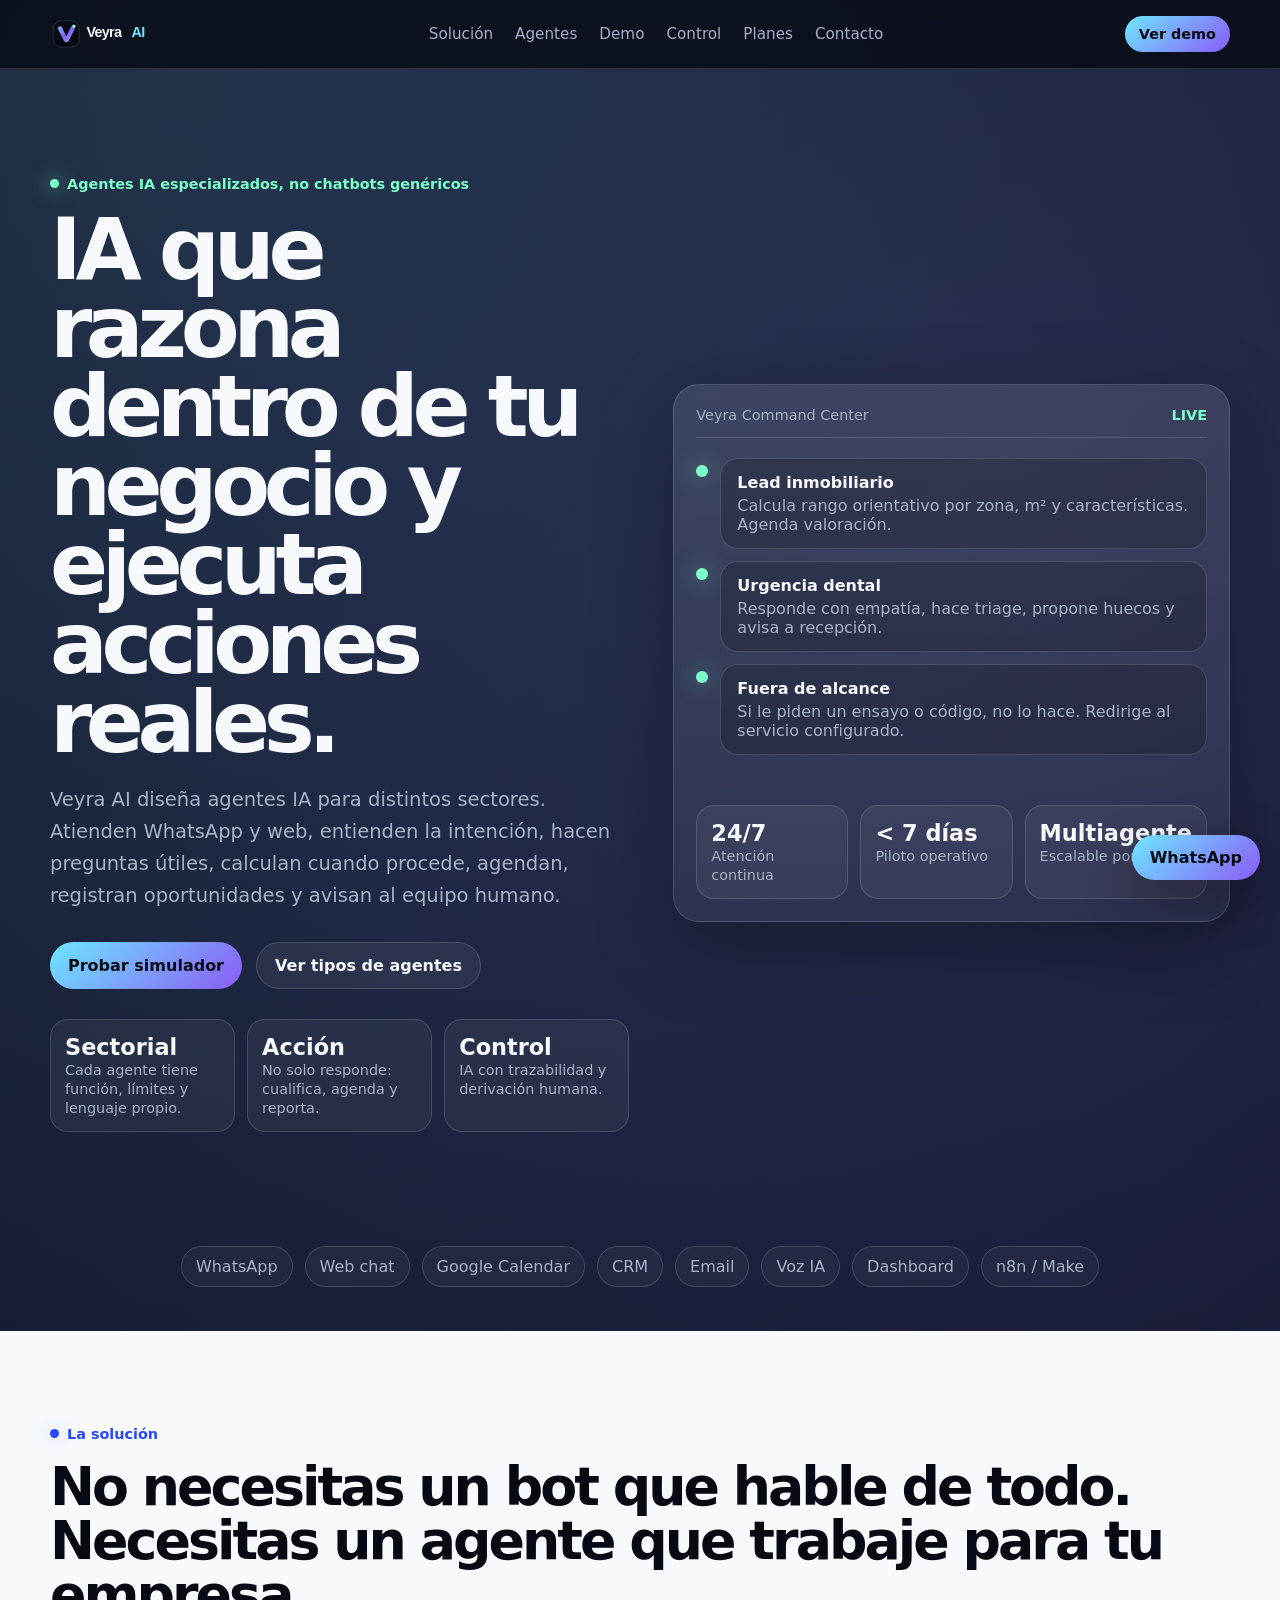
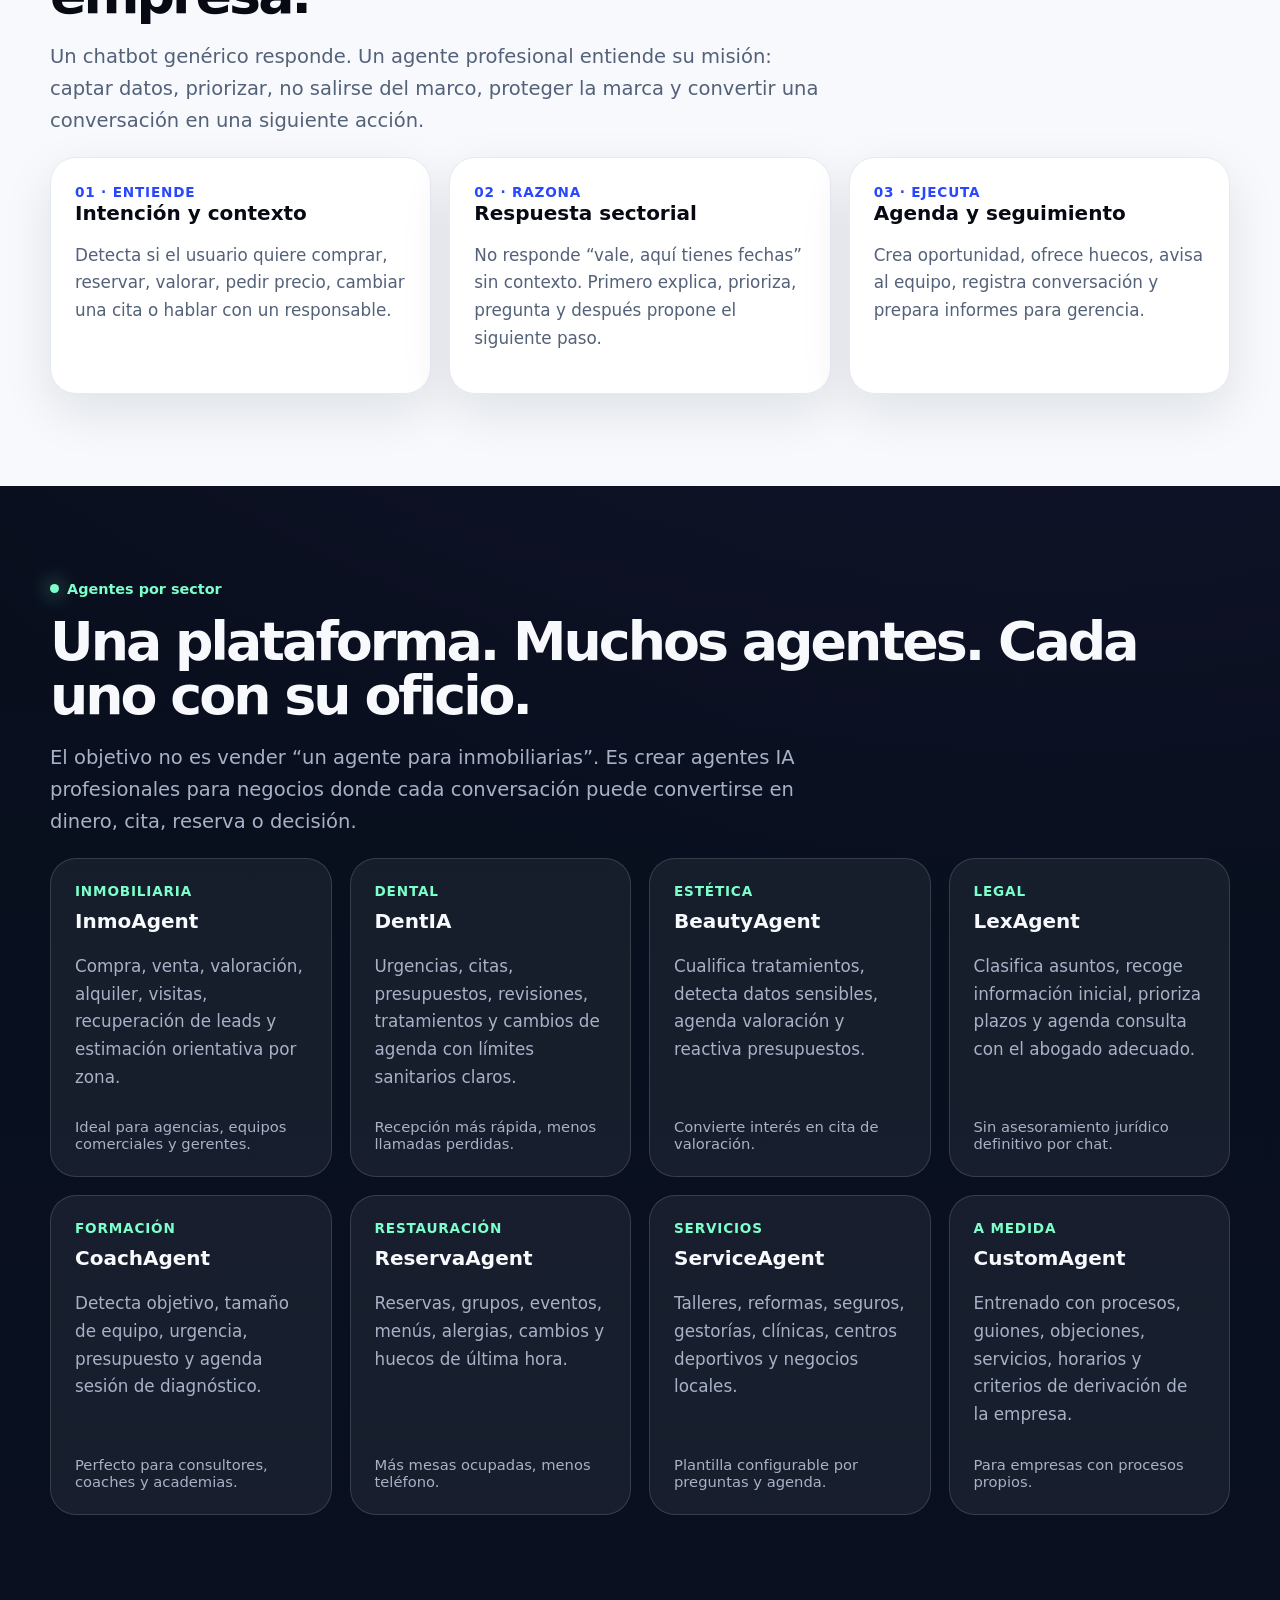
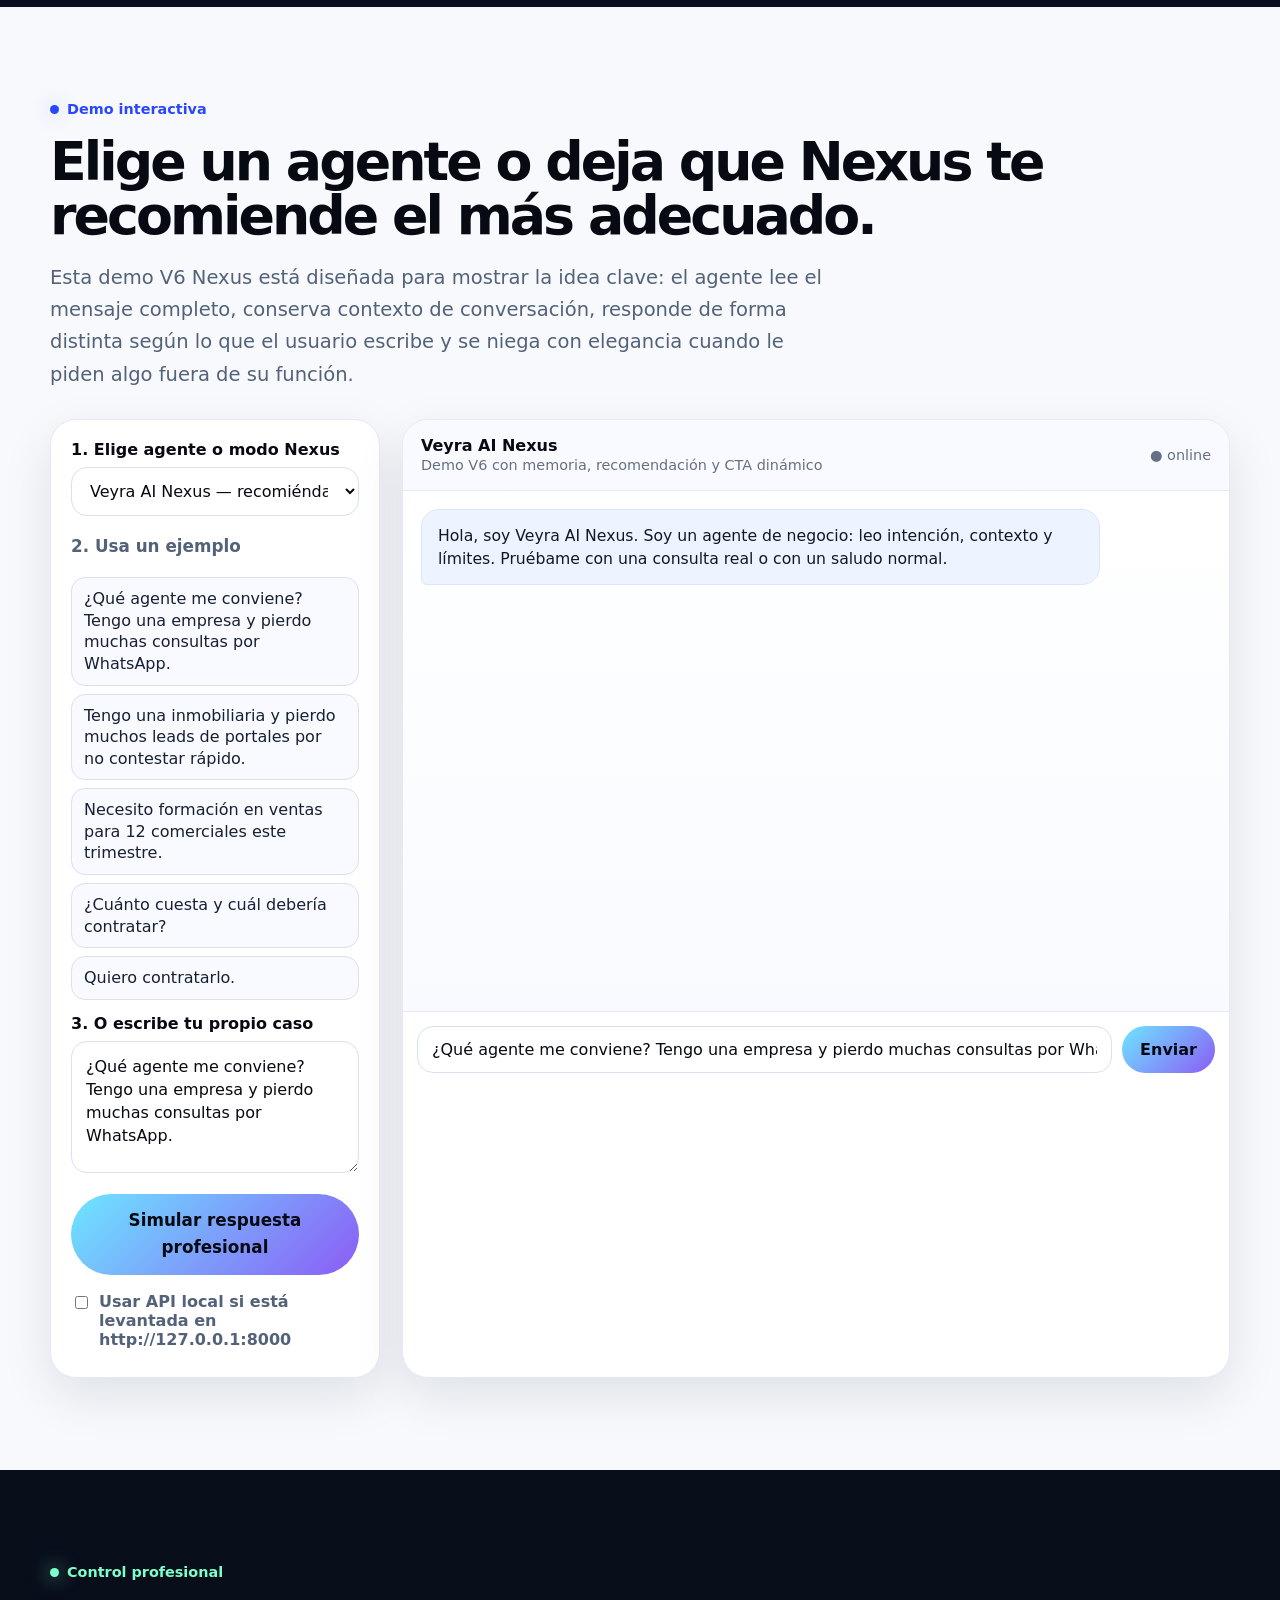
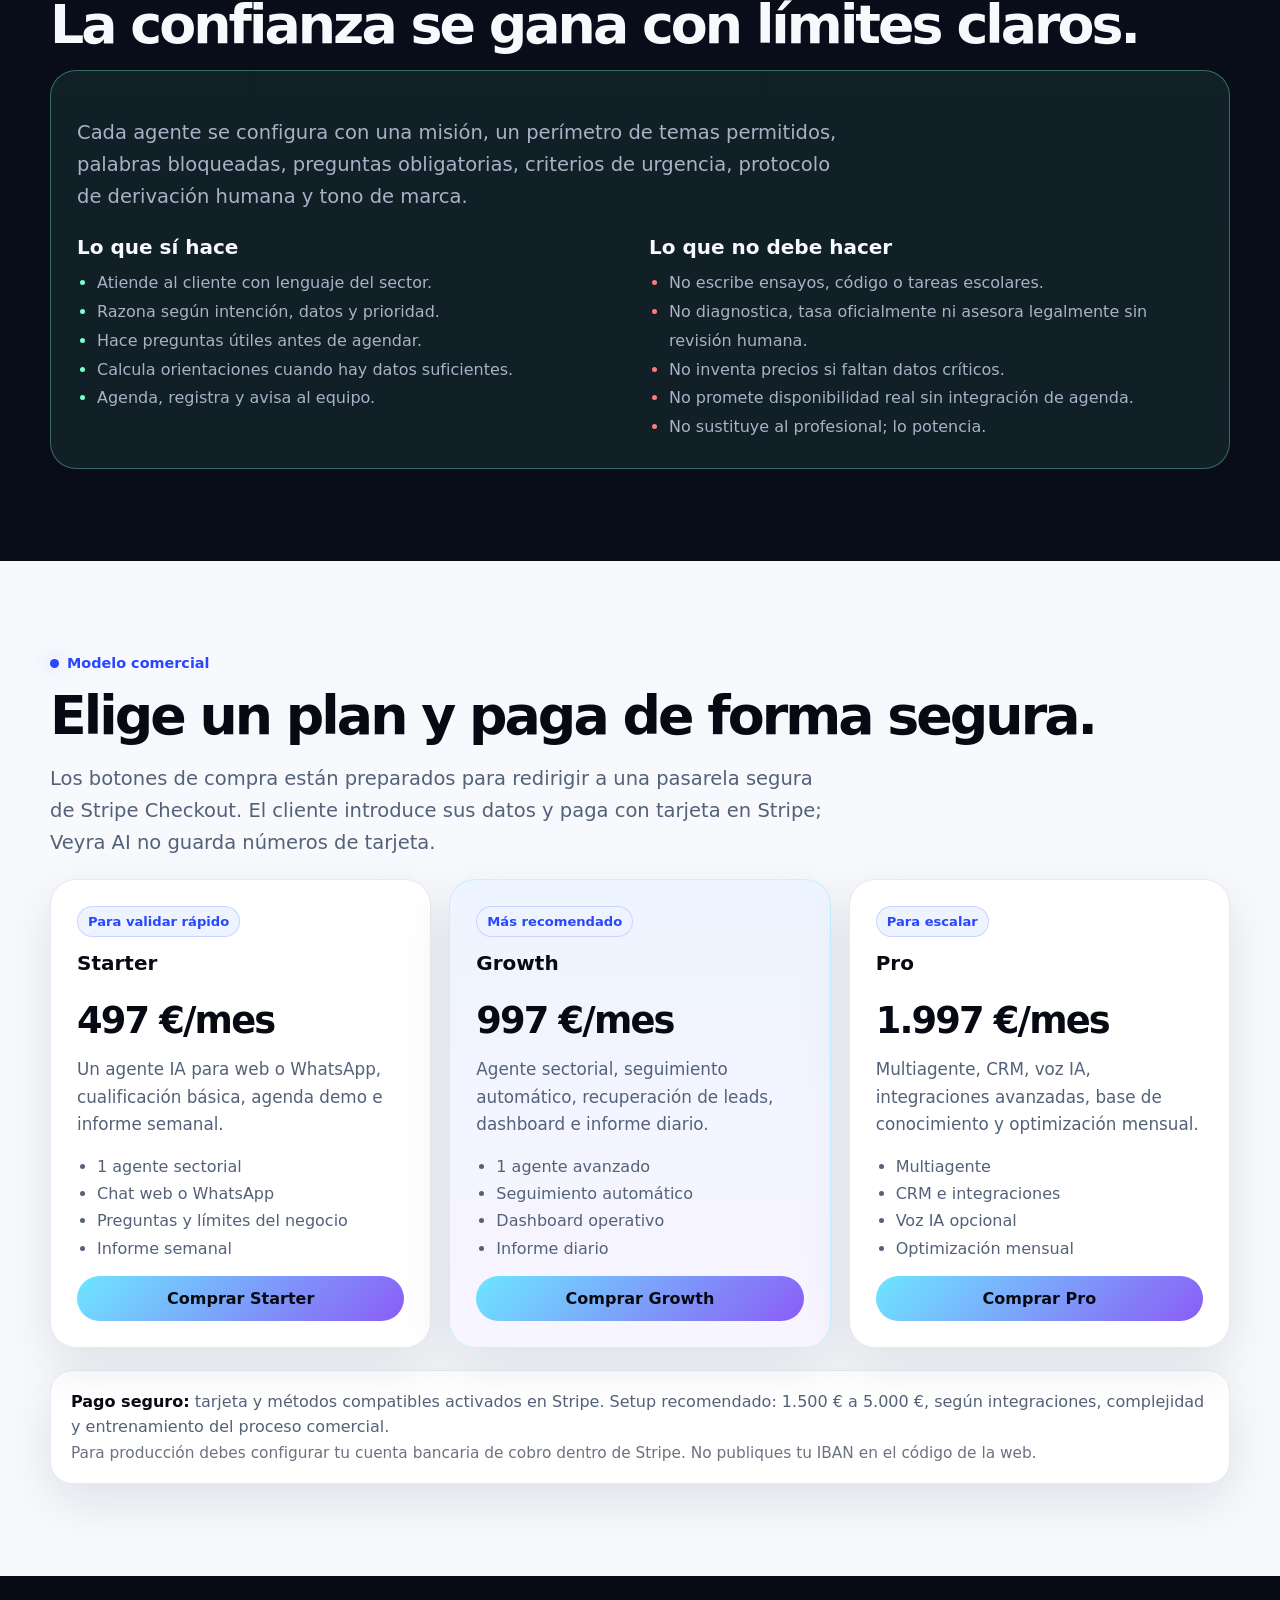
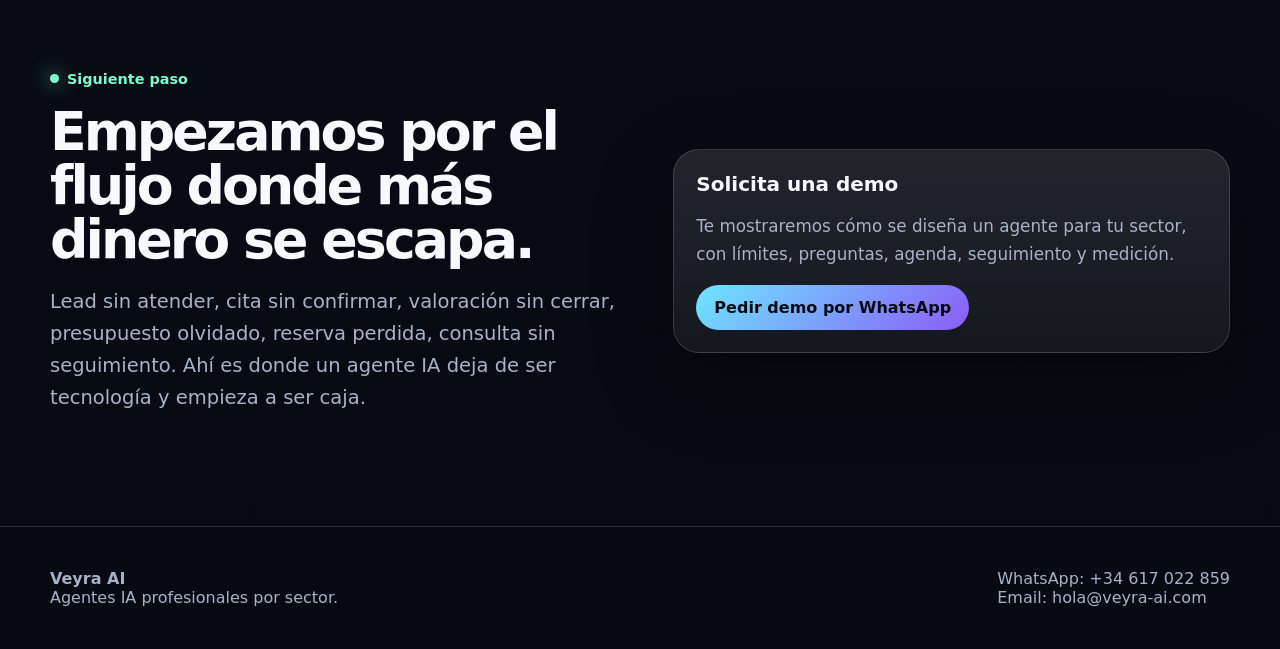
<file: index.html>
<!doctype html>
<html lang="es">
<head>
  <meta charset="utf-8" />
  <meta name="viewport" content="width=device-width, initial-scale=1" />
  <title>Veyra AI V6 — Nexus MetaAgente Premium</title>
  <meta name="description" content="Veyra AI crea agentes IA especializados por sector: atienden, razonan dentro del negocio, califican leads, agendan citas y avisan al equipo. No son chatbots genéricos." />
  <meta name="theme-color" content="#070A12" />
  <link rel="icon" href="assets/favicon.svg" type="image/svg+xml" />
  <link rel="stylesheet" href="assets/styles.css" />
  <script defer src="assets/app.js"></script>
  <script defer src="assets/payments.js"></script>
</head>
<body>

<header class="header">
  <div class="container header-inner">
    <a class="brand" href="index.html" aria-label="Veyra AI inicio">
      <img src="assets/logo-veyra-horizontal.svg" alt="Veyra AI" onerror="this.style.display='none'" />
    </a>
    <nav class="nav" aria-label="Navegación principal">
      <a href="#solucion">Solución</a>
      <a href="#verticales">Agentes</a>
      <a href="#demo">Demo</a>
      <a href="#limites">Control</a>
      <a href="#planes">Planes</a>
      <a href="#contacto">Contacto</a>
    </nav>
    <a class="btn btn-small btn-primary" href="https://wa.me/34617022859?text=Hola%20Veyra%20AI%2C%20quiero%20ver%20una%20demo%20de%20agentes%20IA" target="_blank" rel="noopener">Ver demo</a>
    <button class="menu-btn" data-menu-btn>Menú</button>
  </div>
  <div class="container mobile" data-mobile>
    <a href="#solucion">Solución</a>
    <a href="#verticales">Agentes</a>
    <a href="#demo">Demo</a>
    <a href="#limites">Control</a>
    <a href="#planes">Planes</a>
    <a href="#contacto">Contacto</a>
  </div>
</header>

<main>
  <section class="hero">
    <div class="container grid-2">
      <div>
        <div class="eyebrow">Agentes IA especializados, no chatbots genéricos</div>
        <h1>IA que razona dentro de tu negocio y ejecuta acciones reales.</h1>
        <p class="lead">Veyra AI diseña agentes IA para distintos sectores. Atienden WhatsApp y web, entienden la intención, hacen preguntas útiles, calculan cuando procede, agendan, registran oportunidades y avisan al equipo humano.</p>
        <div class="hero-actions">
          <a class="btn btn-primary" href="#demo">Probar simulador</a>
          <a class="btn btn-ghost" href="#verticales">Ver tipos de agentes</a>
        </div>
        <div class="trust">
          <div><strong>Sectorial</strong><span>Cada agente tiene función, límites y lenguaje propio.</span></div>
          <div><strong>Acción</strong><span>No solo responde: cualifica, agenda y reporta.</span></div>
          <div><strong>Control</strong><span>IA con trazabilidad y derivación humana.</span></div>
        </div>
      </div>
      <div class="panel">
        <div class="panel-top"><span>Veyra Command Center</span><span class="live">LIVE</span></div>
        <div class="command-feed">
          <div class="command-row"><span class="command-dot"></span><div class="command-card"><strong>Lead inmobiliario</strong><span>Calcula rango orientativo por zona, m² y características. Agenda valoración.</span></div></div>
          <div class="command-row"><span class="command-dot"></span><div class="command-card"><strong>Urgencia dental</strong><span>Responde con empatía, hace triage, propone huecos y avisa a recepción.</span></div></div>
          <div class="command-row"><span class="command-dot"></span><div class="command-card"><strong>Fuera de alcance</strong><span>Si le piden un ensayo o código, no lo hace. Redirige al servicio configurado.</span></div></div>
        </div>
        <div class="trust">
          <div><strong>24/7</strong><span>Atención continua</span></div>
          <div><strong>&lt; 7 días</strong><span>Piloto operativo</span></div>
          <div><strong>Multiagente</strong><span>Escalable por sector</span></div>
        </div>
      </div>
    </div>
  </section>

  <section class="section-tight">
    <div class="container logo-strip">
      <span>WhatsApp</span><span>Web chat</span><span>Google Calendar</span><span>CRM</span><span>Email</span><span>Voz IA</span><span>Dashboard</span><span>n8n / Make</span>
    </div>
  </section>

  <section class="section light" id="solucion">
    <div class="container">
      <div class="eyebrow">La solución</div>
      <h2>No necesitas un bot que hable de todo. Necesitas un agente que trabaje para tu empresa.</h2>
      <p class="lead">Un chatbot genérico responde. Un agente profesional entiende su misión: captar datos, priorizar, no salirse del marco, proteger la marca y convertir una conversación en una siguiente acción.</p>
      <div class="grid-3">
        <article class="card"><strong class="tag">01 · Entiende</strong><h3>Intención y contexto</h3><p>Detecta si el usuario quiere comprar, reservar, valorar, pedir precio, cambiar una cita o hablar con un responsable.</p></article>
        <article class="card"><strong class="tag">02 · Razona</strong><h3>Respuesta sectorial</h3><p>No responde “vale, aquí tienes fechas” sin contexto. Primero explica, prioriza, pregunta y después propone el siguiente paso.</p></article>
        <article class="card"><strong class="tag">03 · Ejecuta</strong><h3>Agenda y seguimiento</h3><p>Crea oportunidad, ofrece huecos, avisa al equipo, registra conversación y prepara informes para gerencia.</p></article>
      </div>
    </div>
  </section>

  <section class="section" id="verticales">
    <div class="container">
      <div class="eyebrow">Agentes por sector</div>
      <h2>Una plataforma. Muchos agentes. Cada uno con su oficio.</h2>
      <p class="lead">El objetivo no es vender “un agente para inmobiliarias”. Es crear agentes IA profesionales para negocios donde cada conversación puede convertirse en dinero, cita, reserva o decisión.</p>
      <div class="grid-4">
        <article class="card vertical-card"><strong class="tag">Inmobiliaria</strong><h3>InmoAgent</h3><p>Compra, venta, valoración, alquiler, visitas, recuperación de leads y estimación orientativa por zona.</p><span class="mini">Ideal para agencias, equipos comerciales y gerentes.</span></article>
        <article class="card vertical-card"><strong class="tag">Dental</strong><h3>DentIA</h3><p>Urgencias, citas, presupuestos, revisiones, tratamientos y cambios de agenda con límites sanitarios claros.</p><span class="mini">Recepción más rápida, menos llamadas perdidas.</span></article>
        <article class="card vertical-card"><strong class="tag">Estética</strong><h3>BeautyAgent</h3><p>Cualifica tratamientos, detecta datos sensibles, agenda valoración y reactiva presupuestos.</p><span class="mini">Convierte interés en cita de valoración.</span></article>
        <article class="card vertical-card"><strong class="tag">Legal</strong><h3>LexAgent</h3><p>Clasifica asuntos, recoge información inicial, prioriza plazos y agenda consulta con el abogado adecuado.</p><span class="mini">Sin asesoramiento jurídico definitivo por chat.</span></article>
        <article class="card vertical-card"><strong class="tag">Formación</strong><h3>CoachAgent</h3><p>Detecta objetivo, tamaño de equipo, urgencia, presupuesto y agenda sesión de diagnóstico.</p><span class="mini">Perfecto para consultores, coaches y academias.</span></article>
        <article class="card vertical-card"><strong class="tag">Restauración</strong><h3>ReservaAgent</h3><p>Reservas, grupos, eventos, menús, alergias, cambios y huecos de última hora.</p><span class="mini">Más mesas ocupadas, menos teléfono.</span></article>
        <article class="card vertical-card"><strong class="tag">Servicios</strong><h3>ServiceAgent</h3><p>Talleres, reformas, seguros, gestorías, clínicas, centros deportivos y negocios locales.</p><span class="mini">Plantilla configurable por preguntas y agenda.</span></article>
        <article class="card vertical-card"><strong class="tag">A medida</strong><h3>CustomAgent</h3><p>Entrenado con procesos, guiones, objeciones, servicios, horarios y criterios de derivación de la empresa.</p><span class="mini">Para empresas con procesos propios.</span></article>
      </div>
    </div>
  </section>

  <section class="section light" id="demo">
    <div class="container">
      <div class="eyebrow">Demo interactiva</div>
      <h2>Elige un agente o deja que Nexus te recomiende el más adecuado.</h2>
      <p class="lead">Esta demo V6 Nexus está diseñada para mostrar la idea clave: el agente lee el mensaje completo, conserva contexto de conversación, responde de forma distinta según lo que el usuario escribe y se niega con elegancia cuando le piden algo fuera de su función.</p>
      <div class="simulator">
        <aside class="sim-side">
          <label for="sector">1. Elige agente o modo Nexus</label>
          <select id="sector" data-sector>
            <option value="auto">Veyra AI Nexus — recomiéndame agente</option>
            <option value="inmobiliaria">IA para inmobiliaria</option>
            <option value="dental">IA para clínica dental</option>
            <option value="estetica">IA para estética</option>
            <option value="legal">IA para despacho legal</option>
            <option value="formacion">IA para formación/coaching</option>
            <option value="restauracion">IA para restaurante/reservas</option>
          </select>

          <p><strong>2. Usa un ejemplo</strong></p>
          <div class="sample-list" data-samples></div>

          <label for="prompt">3. O escribe tu propio caso</label>
          <textarea id="prompt" data-prompt placeholder="Escribe aquí una consulta real del cliente..."></textarea>
          <p><button class="btn btn-primary btn-block" data-run-demo>Simular respuesta profesional</button></p>
          <label style="display:flex; gap:8px; align-items:flex-start; font-weight:600; color:#536179;">
            <input type="checkbox" data-use-api style="width:auto; margin-top:4px;" />
            Usar API local si está levantada en http://127.0.0.1:8000
          </label>
        </aside>

        <section class="chat-simulator" aria-label="Simulador de chat Veyra AI">
          <div class="chat-header">
            <div><strong data-agent-name>Veyra AI Nexus</strong><br><span>Demo V6 con memoria, recomendación y CTA dinámico</span></div>
            <span>● online</span>
          </div>
          <div class="chat-log" data-chat-log></div>
          <div class="chat-input">
            <input data-chat-input type="text" placeholder="Escribe aquí. El texto se ve correctamente." />
            <button class="btn btn-primary" data-chat-send>Enviar</button>
          </div>
        </section>
      </div>
    </div>
  </section>

  <section class="section" id="limites">
    <div class="container">
      <div class="eyebrow">Control profesional</div>
      <h2>La confianza se gana con límites claros.</h2>
      <div class="guardrail">
        <p class="lead">Cada agente se configura con una misión, un perímetro de temas permitidos, palabras bloqueadas, preguntas obligatorias, criterios de urgencia, protocolo de derivación humana y tono de marca.</p>
        <div class="guardrail-grid">
          <div>
            <h3>Lo que sí hace</h3>
            <ul class="check-list">
              <li>Atiende al cliente con lenguaje del sector.</li>
              <li>Razona según intención, datos y prioridad.</li>
              <li>Hace preguntas útiles antes de agendar.</li>
              <li>Calcula orientaciones cuando hay datos suficientes.</li>
              <li>Agenda, registra y avisa al equipo.</li>
            </ul>
          </div>
          <div>
            <h3>Lo que no debe hacer</h3>
            <ul class="x-list">
              <li>No escribe ensayos, código o tareas escolares.</li>
              <li>No diagnostica, tasa oficialmente ni asesora legalmente sin revisión humana.</li>
              <li>No inventa precios si faltan datos críticos.</li>
              <li>No promete disponibilidad real sin integración de agenda.</li>
              <li>No sustituye al profesional; lo potencia.</li>
            </ul>
          </div>
        </div>
      </div>
    </div>
  </section>

  <section class="section light" id="planes">
    <div class="container">
      <div class="eyebrow">Modelo comercial</div>
      <h2>Elige un plan y paga de forma segura.</h2>
      <p class="lead">Los botones de compra están preparados para redirigir a una pasarela segura de Stripe Checkout. El cliente introduce sus datos y paga con tarjeta en Stripe; Veyra AI no guarda números de tarjeta.</p>
      <div class="grid-3 plans-grid">
        <article class="price plan-card" data-plan-card="starter">
          <div class="plan-topline">Para validar rápido</div>
          <h3>Starter</h3>
          <div class="amount">497 €/mes</div>
          <p>Un agente IA para web o WhatsApp, cualificación básica, agenda demo e informe semanal.</p>
          <ul class="plan-list">
            <li>1 agente sectorial</li>
            <li>Chat web o WhatsApp</li>
            <li>Preguntas y límites del negocio</li>
            <li>Informe semanal</li>
          </ul>
          <button class="btn btn-primary btn-block" type="button" data-buy-plan="starter">Comprar Starter</button>
        </article>
        <article class="price featured plan-card" data-plan-card="growth">
          <div class="plan-topline">Más recomendado</div>
          <h3>Growth</h3>
          <div class="amount">997 €/mes</div>
          <p>Agente sectorial, seguimiento automático, recuperación de leads, dashboard e informe diario.</p>
          <ul class="plan-list">
            <li>1 agente avanzado</li>
            <li>Seguimiento automático</li>
            <li>Dashboard operativo</li>
            <li>Informe diario</li>
          </ul>
          <button class="btn btn-primary btn-block" type="button" data-buy-plan="growth">Comprar Growth</button>
        </article>
        <article class="price plan-card" data-plan-card="pro">
          <div class="plan-topline">Para escalar</div>
          <h3>Pro</h3>
          <div class="amount">1.997 €/mes</div>
          <p>Multiagente, CRM, voz IA, integraciones avanzadas, base de conocimiento y optimización mensual.</p>
          <ul class="plan-list">
            <li>Multiagente</li>
            <li>CRM e integraciones</li>
            <li>Voz IA opcional</li>
            <li>Optimización mensual</li>
          </ul>
          <button class="btn btn-primary btn-block" type="button" data-buy-plan="pro">Comprar Pro</button>
        </article>
      </div>
      <div class="payment-note">
        <strong>Pago seguro:</strong> tarjeta y métodos compatibles activados en Stripe. Setup recomendado: 1.500 € a 5.000 €, según integraciones, complejidad y entrenamiento del proceso comercial.
        <br><span>Para producción debes configurar tu cuenta bancaria de cobro dentro de Stripe. No publiques tu IBAN en el código de la web.</span>
      </div>
    </div>
  </section>

  <section class="section" id="contacto">
    <div class="container grid-2">
      <div>
        <div class="eyebrow">Siguiente paso</div>
        <h2>Empezamos por el flujo donde más dinero se escapa.</h2>
        <p class="lead">Lead sin atender, cita sin confirmar, valoración sin cerrar, presupuesto olvidado, reserva perdida, consulta sin seguimiento. Ahí es donde un agente IA deja de ser tecnología y empieza a ser caja.</p>
      </div>
      <div class="panel">
        <h3>Solicita una demo</h3>
        <p>Te mostraremos cómo se diseña un agente para tu sector, con límites, preguntas, agenda, seguimiento y medición.</p>
        <a class="btn btn-primary" href="https://wa.me/34617022859?text=Hola%20Veyra%20AI%2C%20quiero%20una%20demo%20de%20agentes%20IA%20por%20sector" target="_blank" rel="noopener">Pedir demo por WhatsApp</a>
      </div>
    </div>
  </section>
</main>

<footer class="footer">
  <div class="container footer-inner">
    <div><strong>Veyra AI</strong><br/>Agentes IA profesionales por sector.</div>
    <div>WhatsApp: +34 617 022 859<br/>Email: hola@veyra-ai.com</div>
  </div>
</footer>
<a class="btn btn-primary whatsapp-float" href="https://wa.me/34617022859?text=Hola%20Veyra%20AI%2C%20quiero%20una%20demo" target="_blank" rel="noopener">WhatsApp</a>

</body>
</html>
</file>
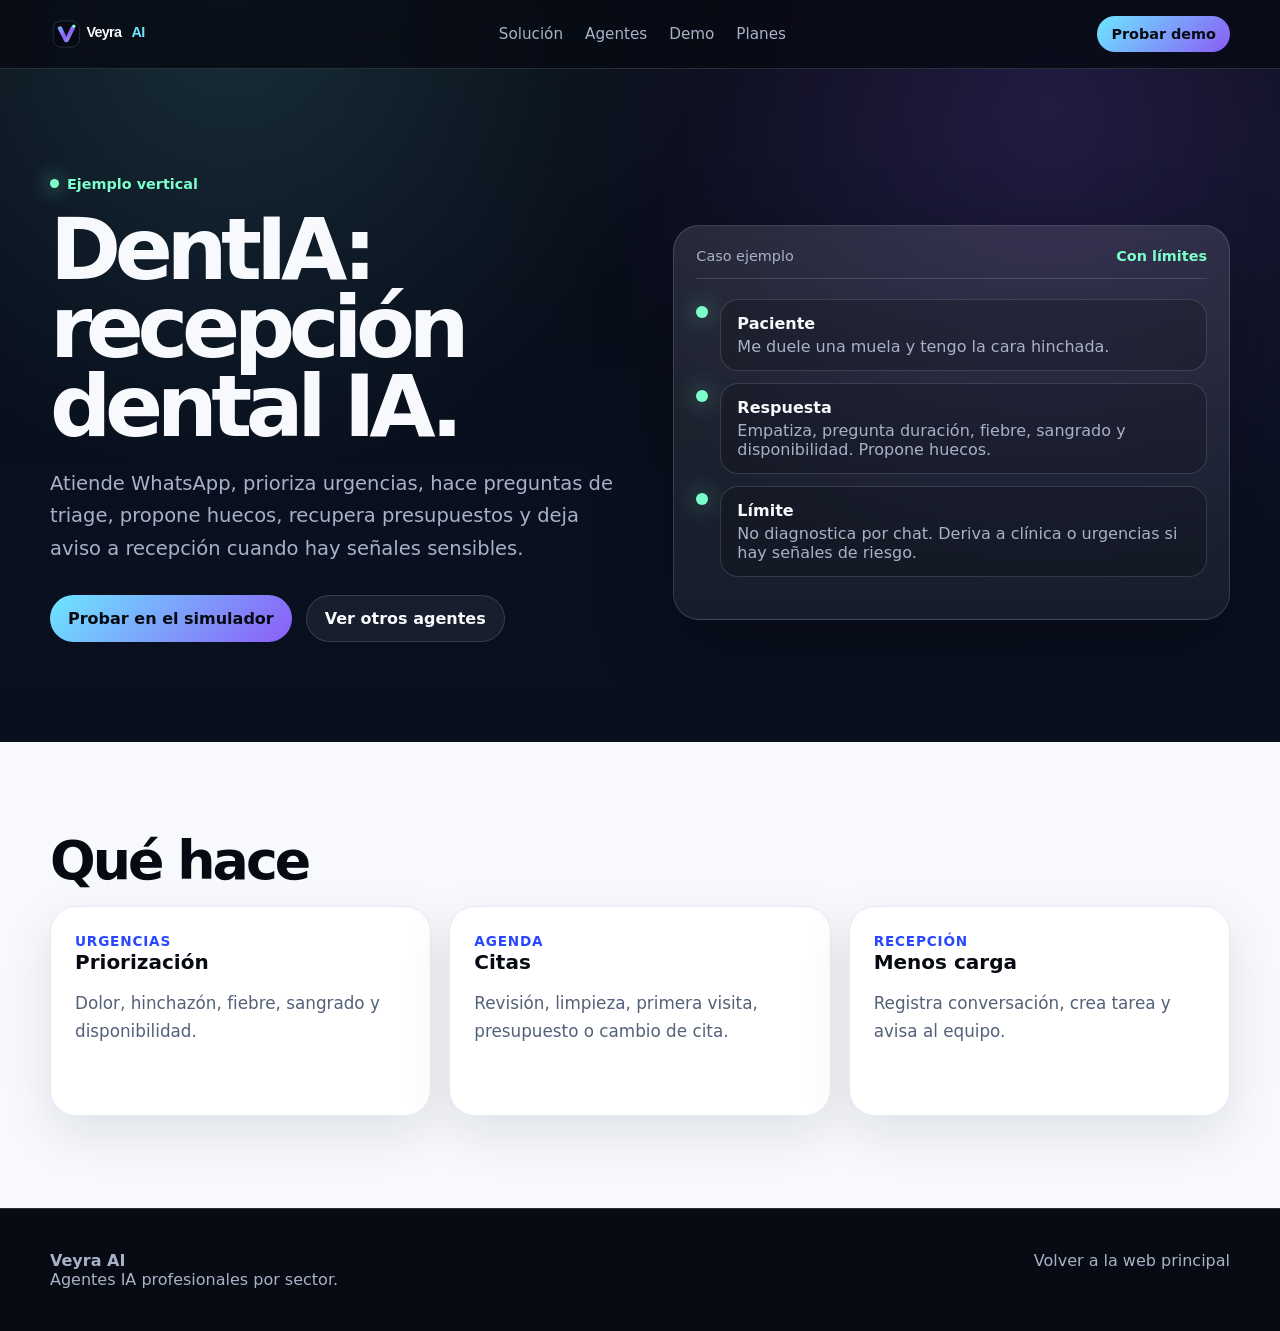
<file: agente-ia-dental.html>
<!doctype html>
<html lang="es">
<head>
  <meta charset="utf-8" />
  <meta name="viewport" content="width=device-width, initial-scale=1" />
  <title>DentIA — Ejemplo de agente IA dental | Veyra AI</title>
  <meta name="description" content="Ejemplo de agente IA dental: recepción, urgencias, citas, presupuestos, cambios de agenda y derivación a recepción." />
  <link rel="icon" href="assets/favicon.svg" type="image/svg+xml" />
  <link rel="stylesheet" href="assets/styles.css" />
  <script defer src="assets/app.js"></script>
</head>
<body>
<header class="header"><div class="container header-inner"><a class="brand" href="index.html"><img src="assets/logo-veyra-horizontal.svg" alt="Veyra AI" /></a><nav class="nav"><a href="index.html#solucion">Solución</a><a href="index.html#verticales">Agentes</a><a href="index.html#demo">Demo</a><a href="index.html#planes">Planes</a></nav><a class="btn btn-small btn-primary" href="index.html#demo">Probar demo</a></div></header>
<main>
<section class="hero"><div class="container grid-2"><div><div class="eyebrow">Ejemplo vertical</div><h1>DentIA: recepción dental IA.</h1><p class="lead">Atiende WhatsApp, prioriza urgencias, hace preguntas de triage, propone huecos, recupera presupuestos y deja aviso a recepción cuando hay señales sensibles.</p><div class="hero-actions"><a class="btn btn-primary" href="index.html#demo">Probar en el simulador</a><a class="btn btn-ghost" href="index.html#verticales">Ver otros agentes</a></div></div><div class="panel"><div class="panel-top"><span>Caso ejemplo</span><span class="live">Con límites</span></div><div class="command-feed"><div class="command-row"><span class="command-dot"></span><div class="command-card"><strong>Paciente</strong><span>Me duele una muela y tengo la cara hinchada.</span></div></div><div class="command-row"><span class="command-dot"></span><div class="command-card"><strong>Respuesta</strong><span>Empatiza, pregunta duración, fiebre, sangrado y disponibilidad. Propone huecos.</span></div></div><div class="command-row"><span class="command-dot"></span><div class="command-card"><strong>Límite</strong><span>No diagnostica por chat. Deriva a clínica o urgencias si hay señales de riesgo.</span></div></div></div></div></div></section>
<section class="section light"><div class="container"><h2>Qué hace</h2><div class="grid-3"><article class="card"><strong class="tag">Urgencias</strong><h3>Priorización</h3><p>Dolor, hinchazón, fiebre, sangrado y disponibilidad.</p></article><article class="card"><strong class="tag">Agenda</strong><h3>Citas</h3><p>Revisión, limpieza, primera visita, presupuesto o cambio de cita.</p></article><article class="card"><strong class="tag">Recepción</strong><h3>Menos carga</h3><p>Registra conversación, crea tarea y avisa al equipo.</p></article></div></div></section>
</main>
<footer class="footer"><div class="container footer-inner"><div><strong>Veyra AI</strong><br/>Agentes IA profesionales por sector.</div><div><a href="index.html">Volver a la web principal</a></div></div></footer>
</body>
</html>
</file>
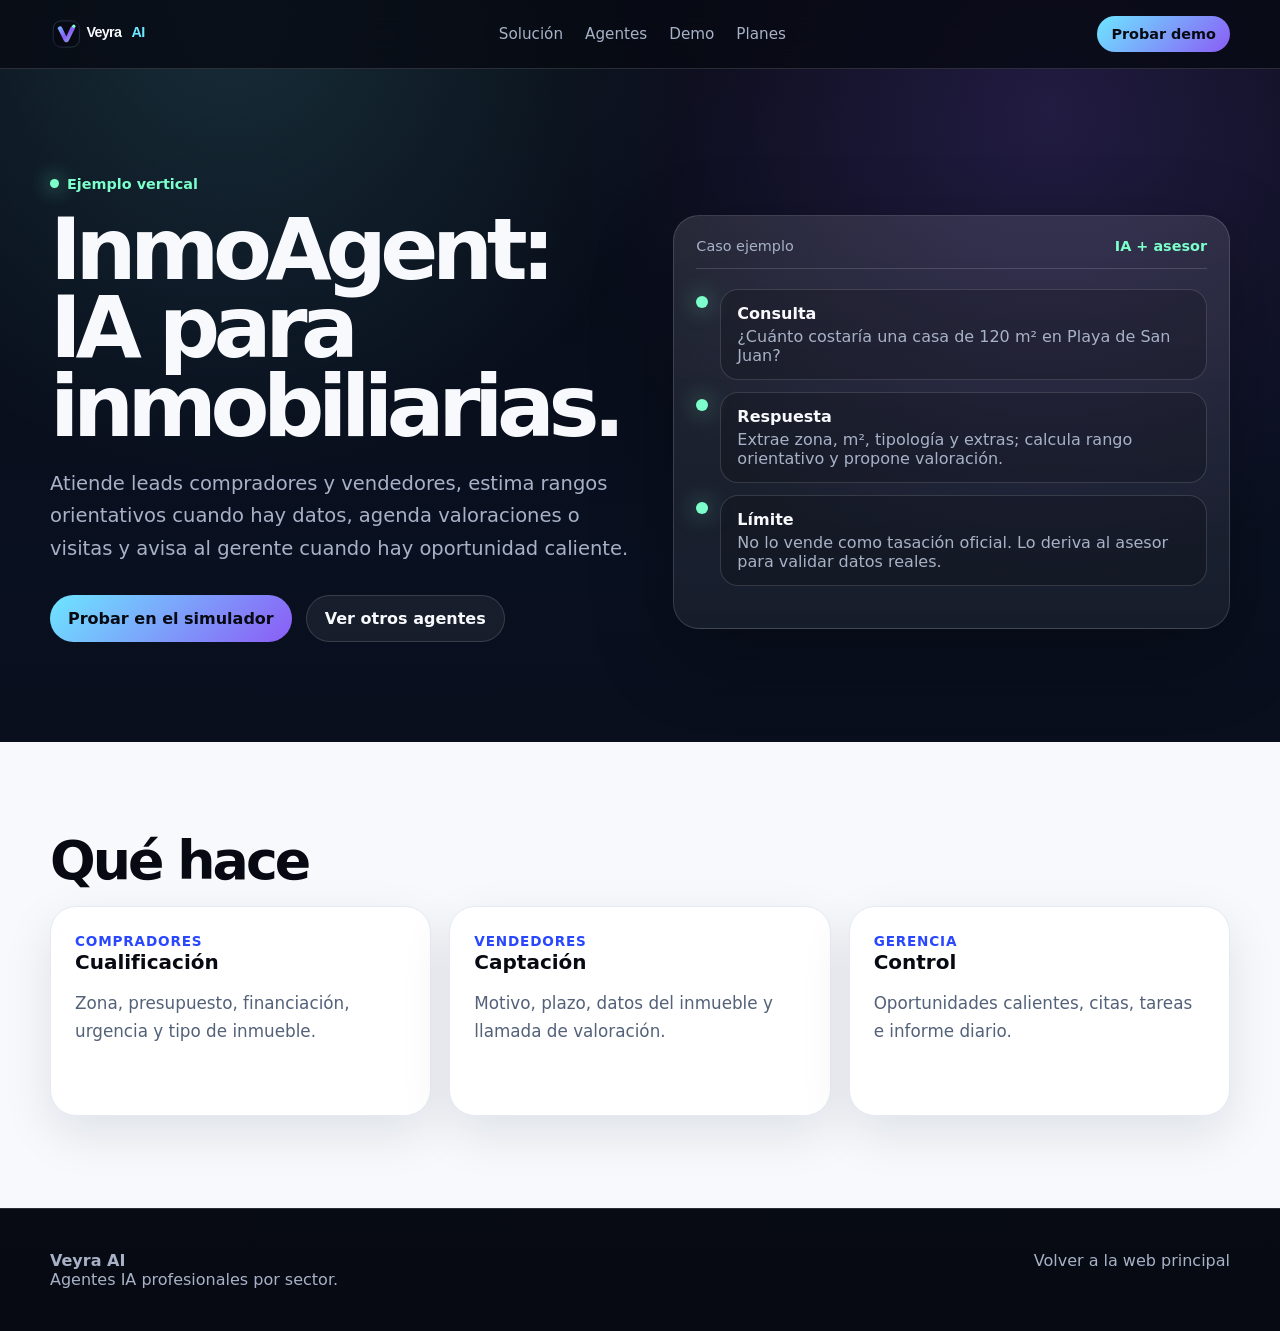
<file: agente-ia-inmobiliario.html>
<!doctype html>
<html lang="es">
<head>
  <meta charset="utf-8" />
  <meta name="viewport" content="width=device-width, initial-scale=1" />
  <title>InmoAgent — Ejemplo de agente IA inmobiliario | Veyra AI</title>
  <meta name="description" content="Ejemplo de agente IA inmobiliario: cualifica compradores y vendedores, estima rangos orientativos, agenda visitas y avisa al gerente." />
  <link rel="icon" href="assets/favicon.svg" type="image/svg+xml" />
  <link rel="stylesheet" href="assets/styles.css" />
  <script defer src="assets/app.js"></script>
</head>
<body>
<header class="header"><div class="container header-inner"><a class="brand" href="index.html"><img src="assets/logo-veyra-horizontal.svg" alt="Veyra AI" /></a><nav class="nav"><a href="index.html#solucion">Solución</a><a href="index.html#verticales">Agentes</a><a href="index.html#demo">Demo</a><a href="index.html#planes">Planes</a></nav><a class="btn btn-small btn-primary" href="index.html#demo">Probar demo</a></div></header>
<main>
<section class="hero"><div class="container grid-2"><div><div class="eyebrow">Ejemplo vertical</div><h1>InmoAgent: IA para inmobiliarias.</h1><p class="lead">Atiende leads compradores y vendedores, estima rangos orientativos cuando hay datos, agenda valoraciones o visitas y avisa al gerente cuando hay oportunidad caliente.</p><div class="hero-actions"><a class="btn btn-primary" href="index.html#demo">Probar en el simulador</a><a class="btn btn-ghost" href="index.html#verticales">Ver otros agentes</a></div></div><div class="panel"><div class="panel-top"><span>Caso ejemplo</span><span class="live">IA + asesor</span></div><div class="command-feed"><div class="command-row"><span class="command-dot"></span><div class="command-card"><strong>Consulta</strong><span>¿Cuánto costaría una casa de 120 m² en Playa de San Juan?</span></div></div><div class="command-row"><span class="command-dot"></span><div class="command-card"><strong>Respuesta</strong><span>Extrae zona, m², tipología y extras; calcula rango orientativo y propone valoración.</span></div></div><div class="command-row"><span class="command-dot"></span><div class="command-card"><strong>Límite</strong><span>No lo vende como tasación oficial. Lo deriva al asesor para validar datos reales.</span></div></div></div></div></div></section>
<section class="section light"><div class="container"><h2>Qué hace</h2><div class="grid-3"><article class="card"><strong class="tag">Compradores</strong><h3>Cualificación</h3><p>Zona, presupuesto, financiación, urgencia y tipo de inmueble.</p></article><article class="card"><strong class="tag">Vendedores</strong><h3>Captación</h3><p>Motivo, plazo, datos del inmueble y llamada de valoración.</p></article><article class="card"><strong class="tag">Gerencia</strong><h3>Control</h3><p>Oportunidades calientes, citas, tareas e informe diario.</p></article></div></div></section>
</main>
<footer class="footer"><div class="container footer-inner"><div><strong>Veyra AI</strong><br/>Agentes IA profesionales por sector.</div><div><a href="index.html">Volver a la web principal</a></div></div></footer>
</body>
</html>
</file>
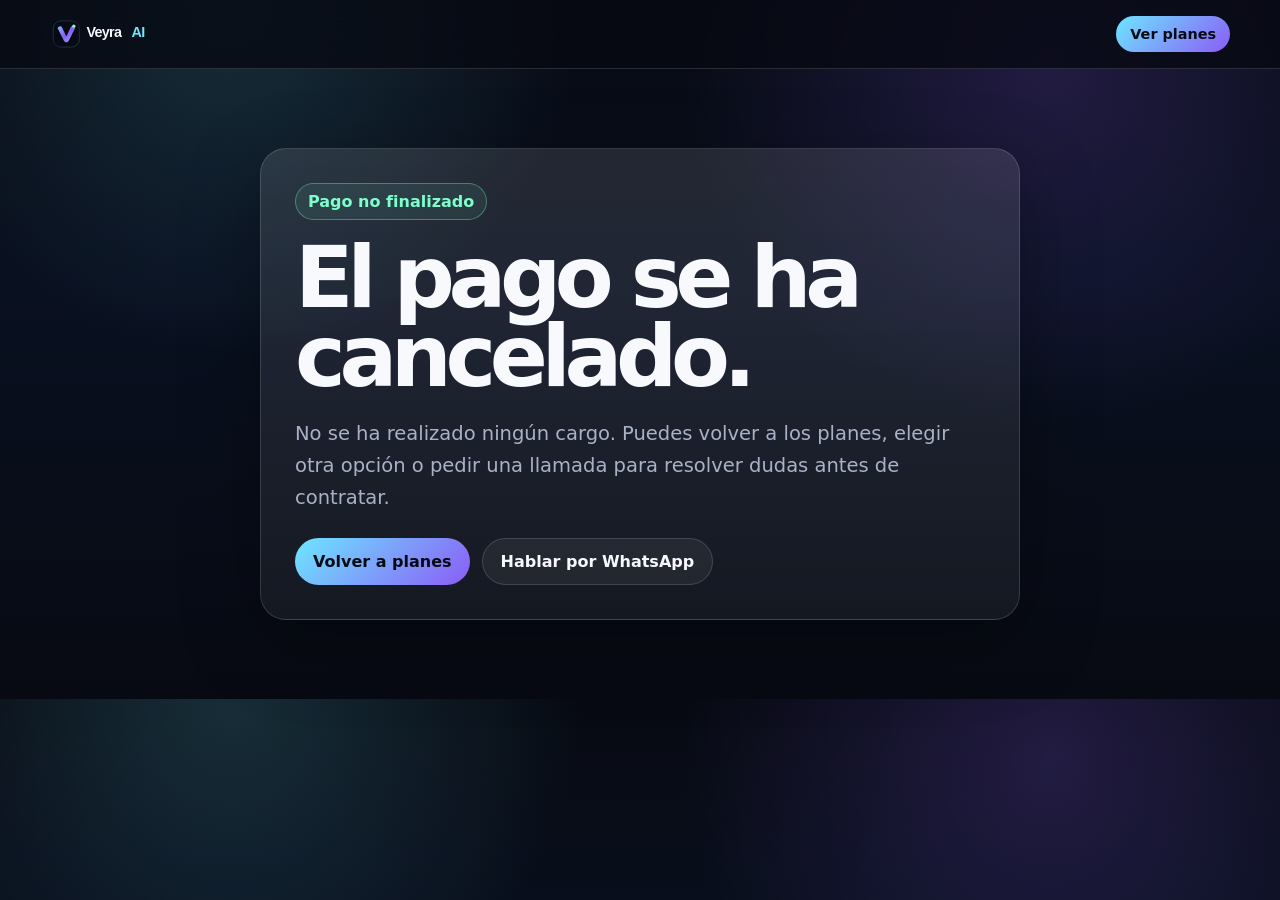
<file: pago-cancelado.html>
<!doctype html>
<html lang="es">
<head>
  <meta charset="utf-8" />
  <meta name="viewport" content="width=device-width, initial-scale=1" />
  <title>Pago cancelado — Veyra AI</title>
  <meta name="robots" content="noindex" />
  <link rel="icon" href="assets/favicon.svg" type="image/svg+xml" />
  <link rel="stylesheet" href="assets/styles.css" />
</head>
<body>
<header class="header">
  <div class="container header-inner">
    <a class="brand" href="index.html" aria-label="Veyra AI inicio">
      <img src="assets/logo-veyra-horizontal.svg" alt="Veyra AI" onerror="this.style.display='none'" />
    </a>
    <a class="btn btn-small btn-primary" href="index.html#planes">Ver planes</a>
  </div>
</header>
<main class="payment-status">
  <div class="container">
    <section class="status-card">
      <div class="status-pill">Pago no finalizado</div>
      <h1>El pago se ha cancelado.</h1>
      <p class="lead">No se ha realizado ningún cargo. Puedes volver a los planes, elegir otra opción o pedir una llamada para resolver dudas antes de contratar.</p>
      <div class="actions">
        <a class="btn btn-primary" href="index.html#planes">Volver a planes</a>
        <a class="btn btn-ghost" href="https://wa.me/34617022859?text=Hola%20Veyra%20AI%2C%20quiero%20resolver%20dudas%20antes%20de%20contratar" target="_blank" rel="noopener">Hablar por WhatsApp</a>
      </div>
    </section>
  </div>
</main>
</body>
</html>
</file>
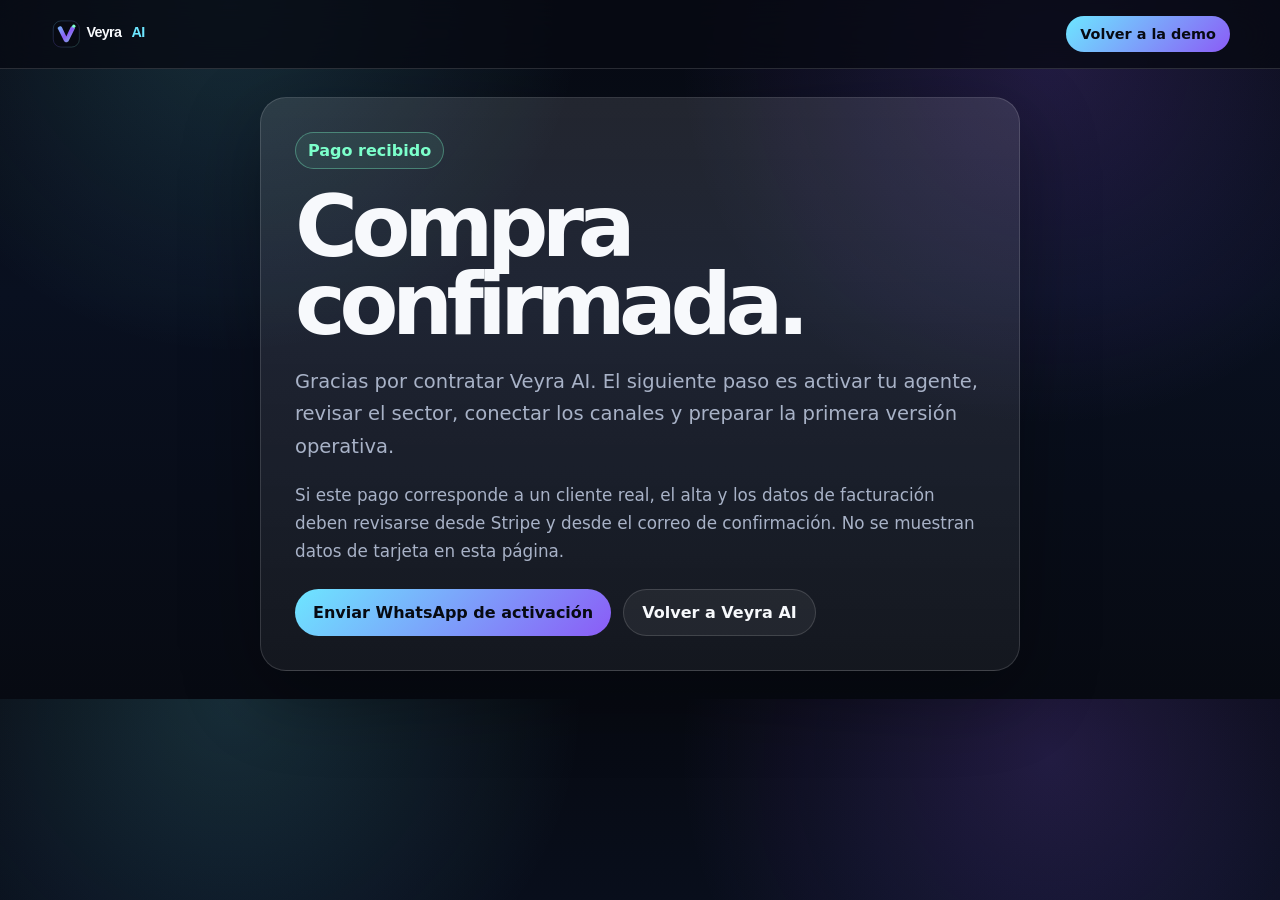
<file: pago-ok.html>
<!doctype html>
<html lang="es">
<head>
  <meta charset="utf-8" />
  <meta name="viewport" content="width=device-width, initial-scale=1" />
  <title>Pago confirmado — Veyra AI</title>
  <meta name="robots" content="noindex" />
  <link rel="icon" href="assets/favicon.svg" type="image/svg+xml" />
  <link rel="stylesheet" href="assets/styles.css" />
</head>
<body>
<header class="header">
  <div class="container header-inner">
    <a class="brand" href="index.html" aria-label="Veyra AI inicio">
      <img src="assets/logo-veyra-horizontal.svg" alt="Veyra AI" onerror="this.style.display='none'" />
    </a>
    <a class="btn btn-small btn-primary" href="index.html#demo">Volver a la demo</a>
  </div>
</header>
<main class="payment-status">
  <div class="container">
    <section class="status-card">
      <div class="status-pill">Pago recibido</div>
      <h1>Compra confirmada.</h1>
      <p class="lead">Gracias por contratar Veyra AI. El siguiente paso es activar tu agente, revisar el sector, conectar los canales y preparar la primera versión operativa.</p>
      <p>Si este pago corresponde a un cliente real, el alta y los datos de facturación deben revisarse desde Stripe y desde el correo de confirmación. No se muestran datos de tarjeta en esta página.</p>
      <div class="actions">
        <a class="btn btn-primary" href="https://wa.me/34617022859?text=Hola%20Veyra%20AI%2C%20acabo%20de%20contratar%20un%20plan%20y%20quiero%20activar%20mi%20agente" target="_blank" rel="noopener">Enviar WhatsApp de activación</a>
        <a class="btn btn-ghost" href="index.html">Volver a Veyra AI</a>
      </div>
    </section>
  </div>
</main>
</body>
</html>
</file>
<file: assets/styles.css>
:root {
  --bg: #070A12;
  --bg-2: #0D1324;
  --ink: #F7F9FC;
  --muted: #A8B2C7;
  --muted-2: #6B7280;
  --line: rgba(255,255,255,.14);
  --line-dark: #E5EAF2;
  --cyan: #6DE6FF;
  --violet: #8B5CF6;
  --mint: #7CFFCB;
  --warm: #FFD166;
  --danger: #FF7B7B;
  --paper: #F7F9FC;
  --paper-2: #FFFFFF;
  --dark-text: #070A12;
  --shadow: 0 24px 80px rgba(0,0,0,.32);
  --shadow-soft: 0 18px 50px rgba(14,24,48,.10);
  --radius: 26px;
  --max: 1180px;
  font-family: Inter, ui-sans-serif, system-ui, -apple-system, BlinkMacSystemFont, "Segoe UI", Roboto, Arial, sans-serif;
}

* { box-sizing: border-box; }
html { scroll-behavior: smooth; }
body {
  margin: 0;
  background:
    radial-gradient(circle at 18% 0%, rgba(109,230,255,.16), transparent 28%),
    radial-gradient(circle at 82% 8%, rgba(139,92,246,.20), transparent 30%),
    linear-gradient(180deg, #070A12 0%, #091020 42%, #070A12 100%);
  color: var(--ink);
}
a { color: inherit; text-decoration: none; }
button, input, textarea, select { font: inherit; }
.container { width: min(var(--max), calc(100% - 40px)); margin: 0 auto; }

.header { position: sticky; top: 0; z-index: 30; backdrop-filter: blur(20px); background: rgba(7,10,18,.78); border-bottom: 1px solid var(--line); }
.header-inner { display: flex; align-items: center; justify-content: space-between; padding: 16px 0; gap: 20px; }
.brand { display:flex; align-items:center; gap:10px; font-weight: 900; letter-spacing:-.03em; }
.brand img { height: 34px; width: auto; }
.nav { display:flex; align-items:center; gap: 22px; color: var(--muted); font-size: .95rem; }
.nav a:hover { color: var(--ink); }
.menu-btn { display:none; background:transparent; color:var(--ink); border:1px solid var(--line); border-radius: 12px; padding:8px 10px; }
.mobile { display:none; border-top: 1px solid var(--line); padding: 10px 0 18px; }
.mobile a { display:block; padding: 10px 0; color:var(--muted); }

.btn { display:inline-flex; align-items:center; justify-content:center; gap: 8px; border-radius: 999px; padding: 13px 18px; font-weight: 850; border: 1px solid var(--line); transition: transform .2s ease, border-color .2s ease, background .2s ease; cursor:pointer; }
.btn:hover { transform: translateY(-2px); }
.btn-primary { background: linear-gradient(135deg, var(--cyan), var(--violet)); color: #070A12; border: 0; }
.btn-ghost { background: rgba(255,255,255,.06); color: var(--ink); }
.btn-small { padding: 10px 14px; font-size:.9rem; }
.btn-block { width: 100%; }

.hero { padding: 104px 0 70px; }
.section { padding: 92px 0; }
.section-tight { padding: 44px 0; }
.light { background: var(--paper); color: var(--dark-text); }
.light p, .light li { color:#536179; }
.light .eyebrow { color:#2847FF; }
.light .eyebrow::before { background:#2847FF; box-shadow:0 0 20px rgba(40,71,255,.35); }
.grid-2 { display:grid; grid-template-columns: 1.02fr .98fr; gap: 44px; align-items:center; }
.grid-3 { display:grid; grid-template-columns: repeat(3, 1fr); gap:18px; }
.grid-4 { display:grid; grid-template-columns: repeat(4, 1fr); gap:18px; }

.eyebrow { display:inline-flex; align-items:center; gap:8px; color: var(--mint); font-weight: 850; font-size:.9rem; margin-bottom: 18px; }
.eyebrow::before { content:""; width:9px; height:9px; border-radius:50%; background:var(--mint); box-shadow:0 0 20px var(--mint); }
h1 { font-size: clamp(2.75rem, 6.7vw, 5.7rem); line-height:.92; letter-spacing:-.075em; margin: 0 0 22px; }
h2 { font-size: clamp(2rem, 4.2vw, 3.6rem); line-height:1; letter-spacing:-.055em; margin:0 0 18px; }
h3 { font-size: 1.25rem; margin:0 0 10px; }
p { color: var(--muted); font-size: 1.05rem; line-height:1.65; }
.lead { font-size: 1.22rem; max-width: 780px; }
.hero-actions { display:flex; flex-wrap:wrap; gap:14px; margin: 30px 0; }

.trust { display:grid; grid-template-columns: repeat(3, 1fr); gap: 12px; margin-top:30px; }
.trust div { border:1px solid var(--line); border-radius: 18px; padding: 14px; background:rgba(255,255,255,.05); }
.trust strong { display:block; font-size:1.4rem; }
.trust span { color:var(--muted); font-size:.9rem; }

.panel { border:1px solid var(--line); background: linear-gradient(180deg, rgba(255,255,255,.11), rgba(255,255,255,.055)); border-radius: var(--radius); padding: 22px; box-shadow: var(--shadow); }
.light .panel { background:white; border-color:var(--line-dark); box-shadow:var(--shadow-soft); }
.panel-top { display:flex; align-items:center; justify-content:space-between; padding-bottom:14px; border-bottom:1px solid var(--line); color:var(--muted); font-size:.9rem; }
.light .panel-top { border-bottom-color:var(--line-dark); color:var(--muted-2); }
.live { color: var(--mint); font-weight: 900; }
.light .live { color:#16A34A; }

.command-feed { display:grid; gap:12px; padding:20px 0; }
.command-row { display:grid; grid-template-columns: auto 1fr; gap: 12px; align-items: start; }
.command-dot { width:12px; height:12px; border-radius:50%; background:var(--mint); margin-top:7px; box-shadow:0 0 22px rgba(124,255,203,.6); }
.command-card { border:1px solid var(--line); background:rgba(0,0,0,.18); padding:14px 16px; border-radius:18px; }
.command-card strong { display:block; margin-bottom:4px; }
.command-card span { color:var(--muted); }

.logo-strip { display:flex; flex-wrap:wrap; gap:12px; justify-content:center; }
.logo-strip span { border:1px solid var(--line); border-radius:999px; padding:10px 14px; color:var(--muted); background:rgba(255,255,255,.04); }

.card { border:1px solid var(--line); background:rgba(255,255,255,.06); border-radius: var(--radius); padding:24px; min-height: 210px; }
.light .card { background:white; border-color:var(--line-dark); box-shadow: var(--shadow-soft); }
.card strong.tag { color:var(--mint); font-size:.85rem; text-transform: uppercase; letter-spacing:.06em; }
.light .card strong.tag { color:#2847FF; }
.card ul { padding-left: 18px; color:var(--muted); line-height:1.7; }
.vertical-card { min-height: 245px; display:flex; flex-direction:column; gap:10px; }
.vertical-card p { margin-top:0; }
.vertical-card .mini { margin-top:auto; color:var(--muted); font-size:.92rem; }
.light .vertical-card .mini { color:var(--muted-2); }

.guardrail { border:1px solid rgba(124,255,203,.35); background:rgba(124,255,203,.08); border-radius:var(--radius); padding:26px; }
.guardrail-grid { display:grid; grid-template-columns: 1fr 1fr; gap:18px; margin-top:22px; }
.guardrail h3 { margin-top:0; }
.check-list, .x-list { margin:0; padding-left:20px; line-height:1.8; color:var(--muted); }
.check-list li::marker { color:var(--mint); }
.x-list li::marker { color:var(--danger); }

/* Simulador */
.simulator { display:grid; grid-template-columns: 330px 1fr; gap:22px; align-items:stretch; margin-top:28px; }
.sim-side, .chat-simulator { border:1px solid var(--line-dark); border-radius: var(--radius); background:white; box-shadow:var(--shadow-soft); }
.sim-side { padding:20px; }
.sim-side label { display:block; font-weight:850; margin-bottom:8px; color:var(--dark-text); }
.sim-side select,
.sim-side textarea,
.chat-input input {
  width:100%;
  border:1px solid #D9E1EF;
  background:#FFFFFF;
  color:#070A12;
  border-radius:16px;
  padding:13px 14px;
  outline:none;
}
.sim-side textarea { min-height: 132px; resize: vertical; line-height:1.45; }
.sim-side select:focus,
.sim-side textarea:focus,
.chat-input input:focus { border-color:#2847FF; box-shadow:0 0 0 4px rgba(40,71,255,.10); }
.sample-list { display:grid; gap:8px; margin:14px 0; }
.sample-btn { text-align:left; border:1px solid #D9E1EF; background:#F8FAFF; color:#172033; border-radius:14px; padding:10px 12px; cursor:pointer; line-height:1.35; }
.sample-btn:hover { border-color:#2847FF; }
.chat-simulator { overflow:hidden; display:flex; flex-direction:column; min-height:560px; }
.chat-header { display:flex; align-items:center; justify-content:space-between; gap:12px; padding:16px 18px; border-bottom:1px solid var(--line-dark); background:#F8FAFF; }
.chat-header strong { color:#070A12; }
.chat-header span { color:#667085; font-size:.9rem; }
.chat-log { flex:1; padding:18px; display:flex; flex-direction:column; gap:12px; background:linear-gradient(180deg,#FFFFFF,#F8FAFF); overflow:auto; max-height: 520px; }
.bubble { width:fit-content; max-width:min(86%, 720px); padding:14px 16px; border-radius:18px; white-space:pre-line; line-height:1.48; font-size: .98rem; }
.bubble.user { align-self:flex-end; background:#2847FF; color:#FFFFFF; border-bottom-right-radius:6px; }
.bubble.bot { align-self:flex-start; background:#EEF4FF; color:#101828; border:1px solid #D9E5FF; border-bottom-left-radius:6px; }
.bubble.bot strong { color:#070A12; }
.chat-input { display:grid; grid-template-columns: 1fr auto; gap:10px; padding:14px; border-top:1px solid var(--line-dark); background:#FFFFFF; }
.chat-input input::placeholder,
.sim-side textarea::placeholder { color:#8A94A6; }

.price { border:1px solid var(--line); border-radius: var(--radius); padding:26px; background:rgba(255,255,255,.06); }
.light .price { background:white; border-color:var(--line-dark); box-shadow:var(--shadow-soft); }
.price.featured { background:linear-gradient(180deg, rgba(109,230,255,.16), rgba(139,92,246,.12)); border-color: rgba(109,230,255,.34); }
.light .price.featured { background:linear-gradient(180deg, #EEF4FF, #F8F5FF); }
.price .amount { font-size:2.3rem; color:var(--ink); font-weight:900; letter-spacing:-.05em; }
.light .price .amount { color:var(--dark-text); }

.footer { padding: 42px 0; border-top: 1px solid var(--line); color: var(--muted); }
.footer-inner { display:flex; justify-content:space-between; gap:20px; flex-wrap:wrap; }
.whatsapp-float { position:fixed; right:20px; bottom:20px; z-index:30; box-shadow:0 18px 50px rgba(0,0,0,.35); }

@media (max-width: 980px) {
  .grid-2, .grid-3, .grid-4, .simulator, .guardrail-grid { grid-template-columns: 1fr; }
  .trust { grid-template-columns: 1fr; }
  .nav, .header .btn-small { display:none; }
  .menu-btn { display:block; }
  .mobile.open { display:block; }
  .hero { padding-top:72px; }
  .chat-simulator { min-height: 520px; }
}

/* Pagos y planes */
.plans-grid { align-items: stretch; }
.plan-card { display:flex; flex-direction:column; gap:14px; min-height: 100%; }
.plan-card p { margin:0; }
.plan-topline { display:inline-flex; width:max-content; max-width:100%; border:1px solid rgba(40,71,255,.18); background:#EEF4FF; color:#2847FF; border-radius:999px; padding:7px 10px; font-weight:850; font-size:.82rem; }
.plan-list { margin:0; padding-left:20px; line-height:1.7; color:#536179; }
.plan-card .btn { margin-top:auto; }
.btn.is-loading, .btn:disabled { opacity:.74; cursor:progress; transform:none; }
.payment-note { margin-top:22px; border:1px solid var(--line-dark); border-radius:22px; padding:18px 20px; background:white; color:#536179; box-shadow:var(--shadow-soft); line-height:1.6; }
.payment-note strong { color:var(--dark-text); }
.payment-note span { color:#6B7280; font-size:.96rem; }
.payment-status { min-height:70vh; display:grid; align-items:center; }
.status-card { max-width:760px; margin:0 auto; border:1px solid var(--line); background:linear-gradient(180deg, rgba(255,255,255,.11), rgba(255,255,255,.055)); border-radius:var(--radius); padding:34px; box-shadow:var(--shadow); }
.status-card .actions { display:flex; flex-wrap:wrap; gap:12px; margin-top:24px; }
.status-pill { display:inline-flex; align-items:center; gap:8px; border:1px solid rgba(124,255,203,.35); background:rgba(124,255,203,.08); color:var(--mint); border-radius:999px; padding:8px 12px; font-weight:850; margin-bottom:18px; }
@media (max-width: 760px) {
  .payment-note { padding:16px; }
  .status-card { padding:24px; }
}
</file>
